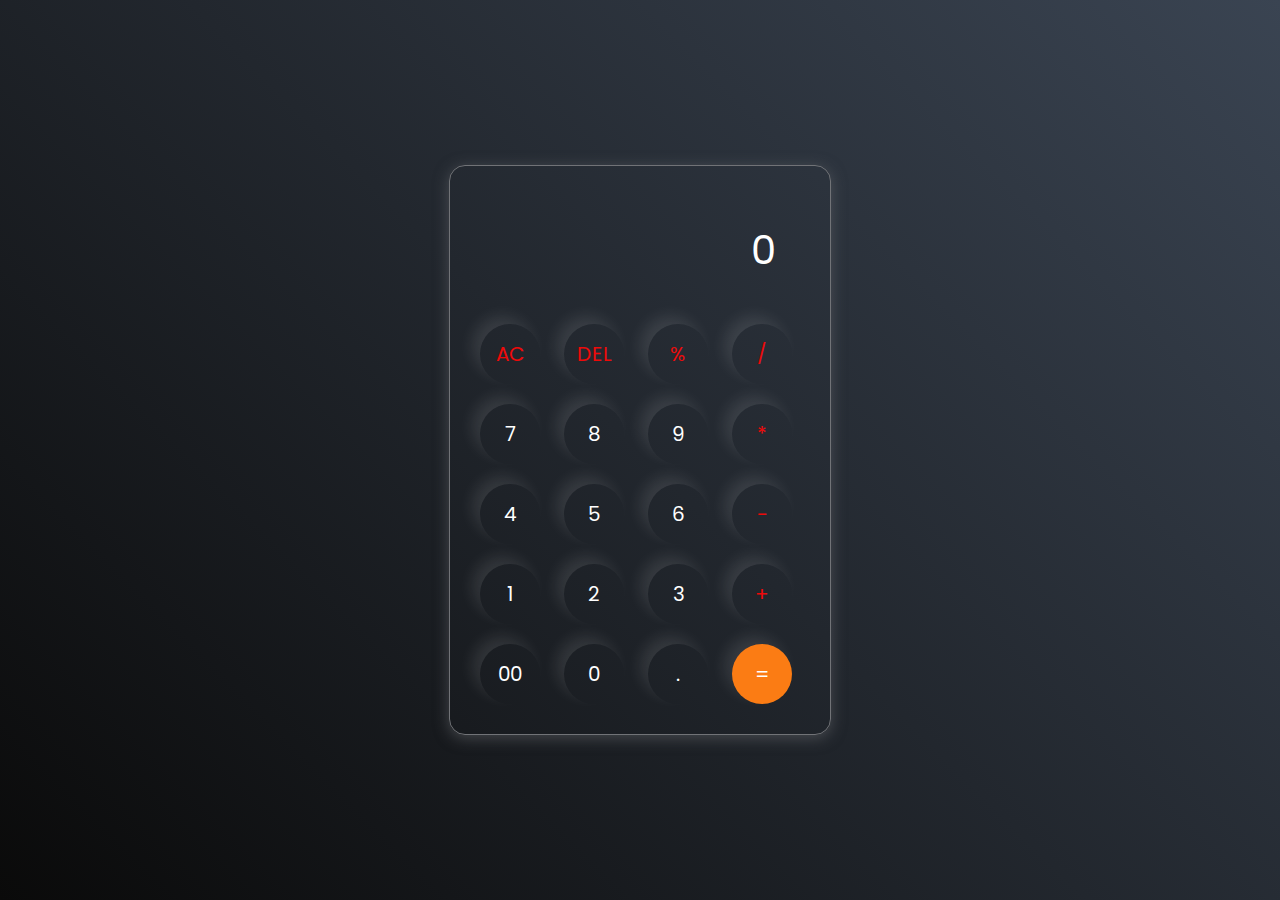
<file: Calculator/index.html>
<!DOCTYPE html>
<html lang="en">
  <head>
    <meta charset="UTF-8" />
    <meta http-equiv="X-UA-Compatible" content="IE=edge" />
    <meta name="viewport" content="width=device-width, initial-scale=1.0" />
    <link rel="stylesheet" href="styles.css" />
    <title>Calculator</title>
  </head>
  <body>
    <div class="container">
      <div class="calculator">
        <input type="text" id="inputBox" placeholder="0" />
        <div>
          <button class="button operator">AC</button>
          <button class="button operator">DEL</button>
          <button class="button operator">%</button>
          <button class="button operator">/</button>
        </div>
        <div>
          <button class="button">7</button>
          <button class="button">8</button>
          <button class="button">9</button>
          <button class="button operator">*</button>
        </div>
        <div>
          <button class="button">4</button>
          <button class="button">5</button>
          <button class="button">6</button>
          <button class="button operator">-</button>
        </div>
        <div>
          <button class="button">1</button>
          <button class="button">2</button>
          <button class="button">3</button>
          <button class="button operator">+</button>
        </div>

        <div>
          <button class="button">00</button>
          <button class="button">0</button>
          <button class="button">.</button>
          <button class="button equalBtn">=</button>
        </div>
      </div>
    </div>

    <script src="script.js"></script>
  </body>
</html>
</file>
<file: Calculator/styles.css>
@import url('https://fonts.googleapis.com/css2?family=Poppins:wght@500&display=swap');

*{
    margin: 0;
    padding: 0;
    box-sizing: border-box;
    font-family: 'Poppins', sans-serif;
}

body{
    width: 100%;
    height: 100vh;
    display: flex;
    justify-content: center;
    align-items: center;
    background: linear-gradient(45deg, #0a0a0a, #3a4452);
}

.calculator{
    border: 1px solid #717377;
    padding: 20px;
    border-radius: 16px;
    background: transparent;
    box-shadow: 0px 3px 15px rgba(113, 115, 119, 0.5);

}

input{
    width: 320px;
    border: none;
    padding: 24px;
    margin: 10px;
    background: transparent;
    box-shadow: 0px 3px 15px rgbs(84, 84, 84, 0.1);
    font-size: 40px;
    text-align: right;
    cursor: pointer;
    color: #ffffff;
}

input::placeholder{
    color: #ffffff;
}

button{
    border: none;
    width: 60px;
    height: 60px;
    margin: 10px;
    border-radius: 50%;
    background: transparent;
    color: #ffffff;
    font-size: 20px;
    box-shadow: -8px -8px 15px rgba(255, 255, 255, 0.1);
    cursor: pointer;
}

.equalBtn{
    background-color: #fb7c14;
}

.operator{
    color: #ee0a0a;
}
</file>
